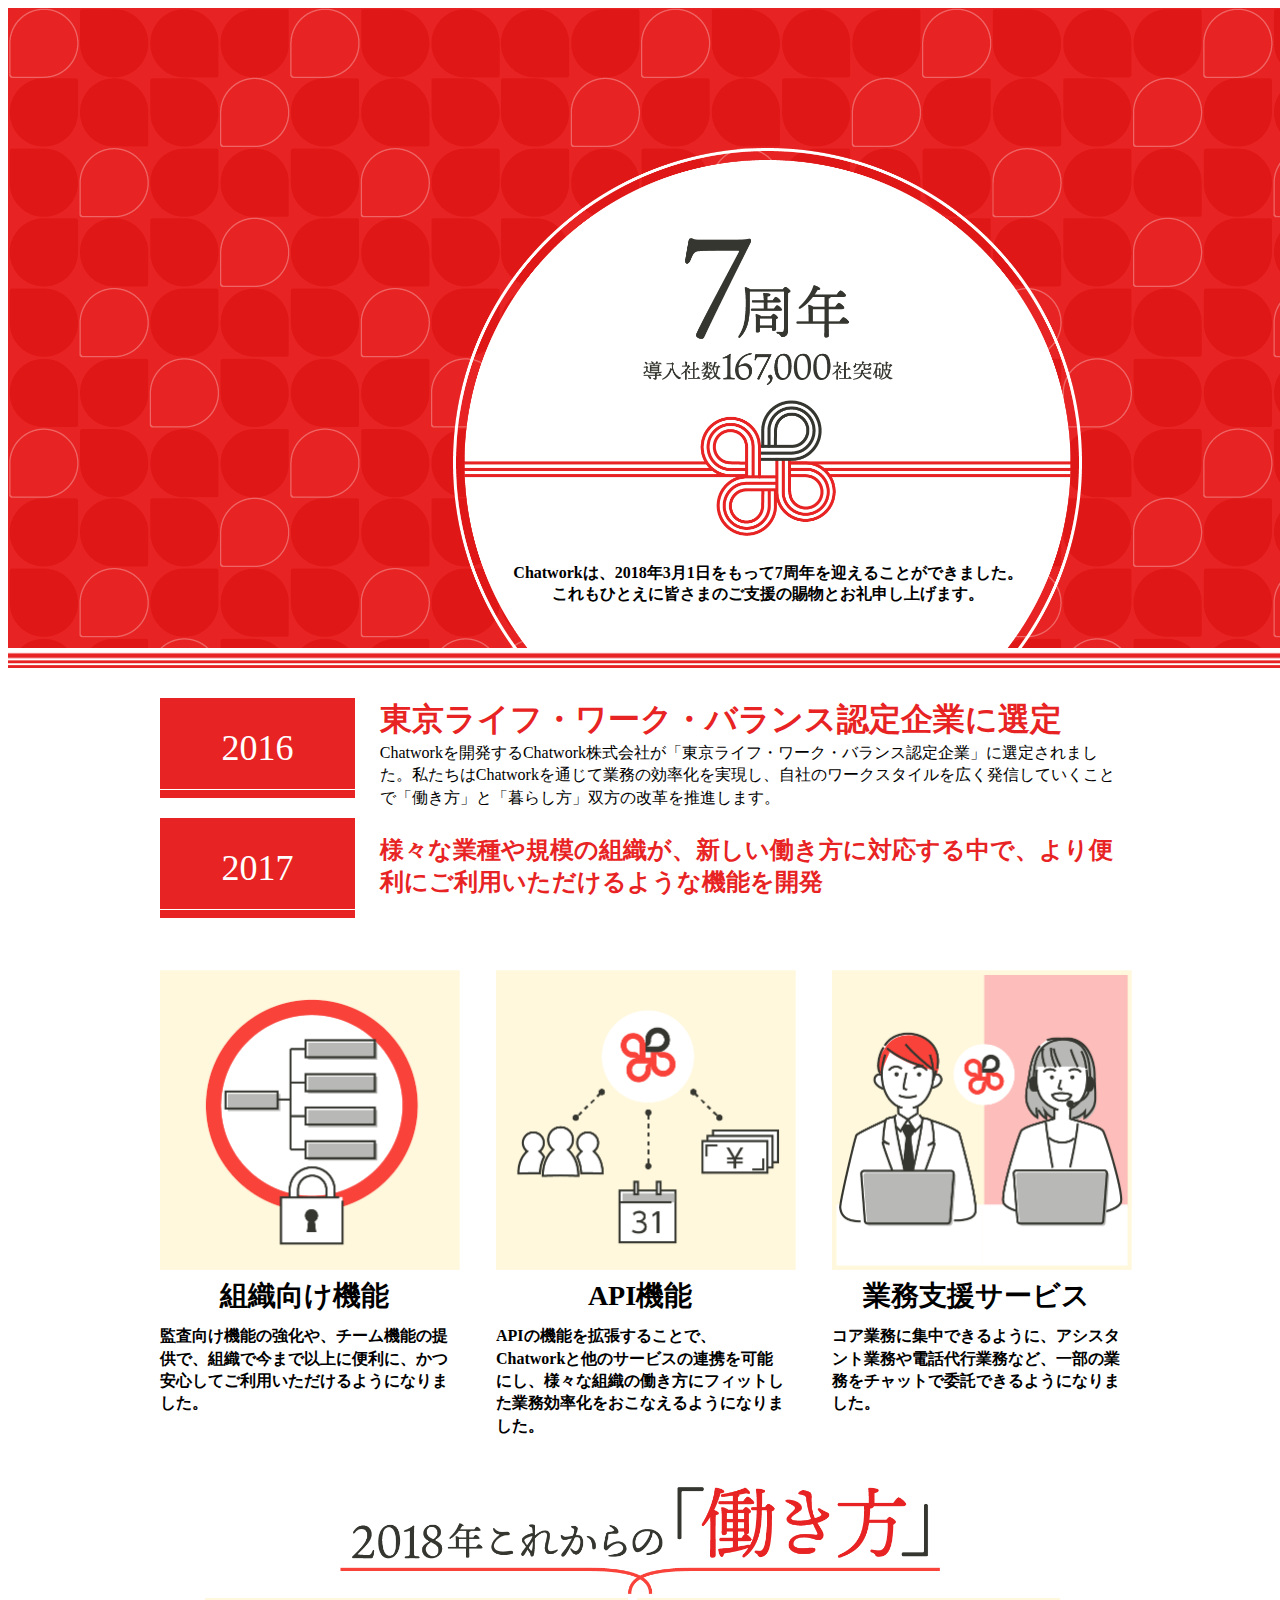
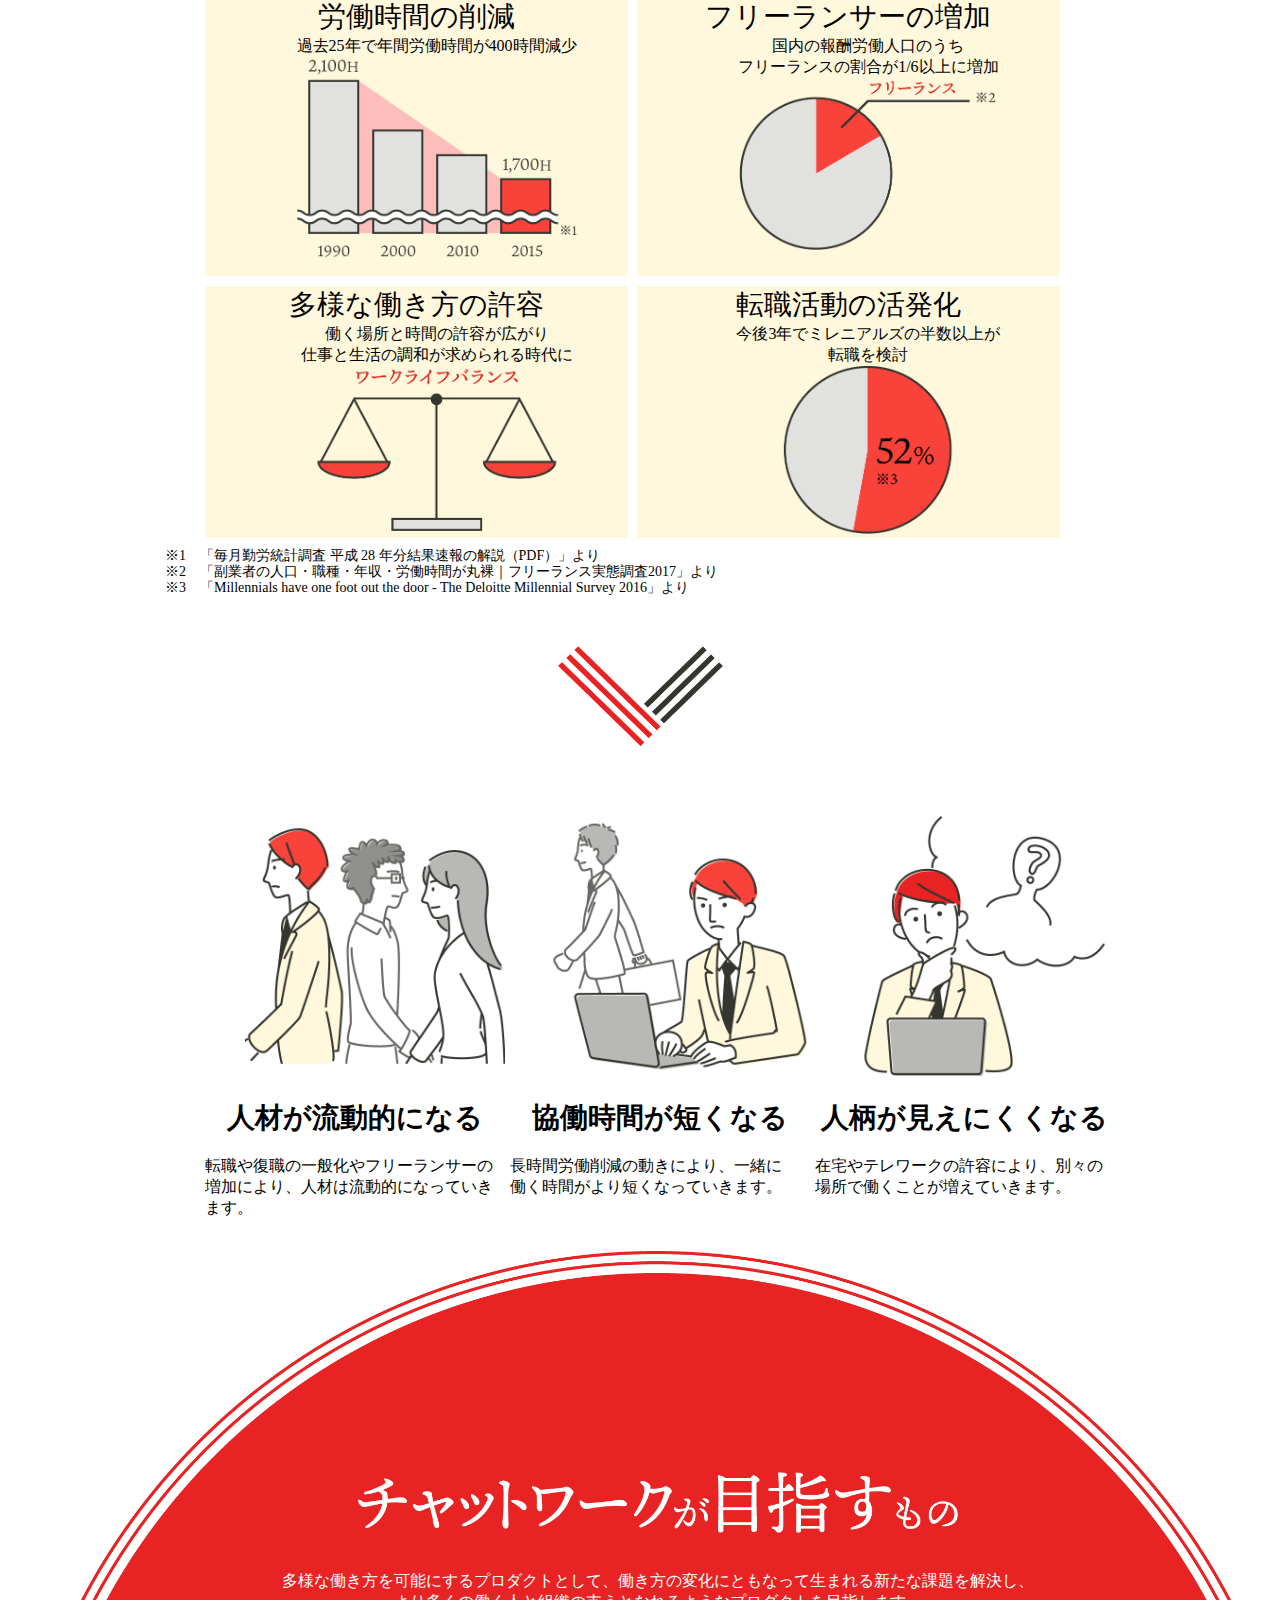
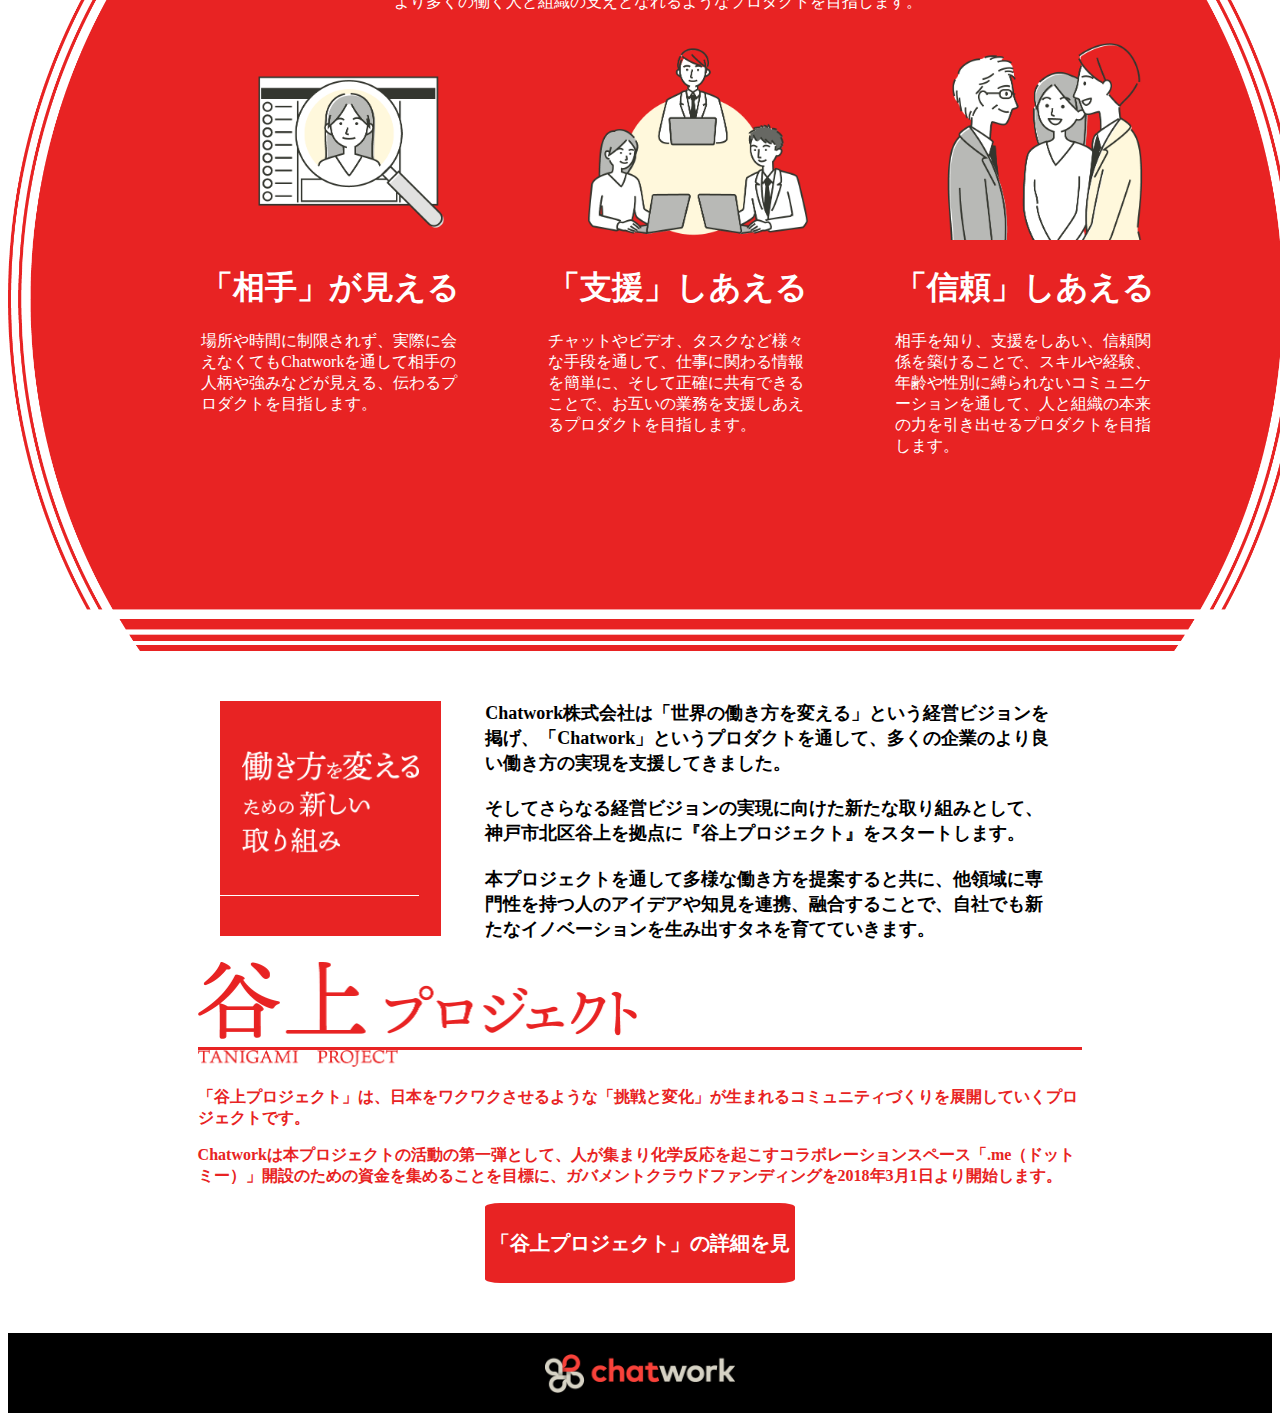
<file: index.html>
<!DOCTYPE html>
<html lang="ja">
  <head>
    <meta charset="utf-8">
    <meta name="description" content="">
    <link rel="icon" href="">
    <link rel="stylesheet" href="css/styles.css">
    <title >【7周年】Chatworkは7周年を迎えました</title>
  </head>

  <body>
<!-- header -->
    <header>
      <div class="circle">
        
        <a href="https://lp.chatwork.com/7chatwork/" target="_blank">
          <h1><img class="title" src="Chatwork/title/img_hero_text.png"></h1>
        </a>
        
        <p>Chatworkは、2018年3月1日をもって7周年を迎えることができました。<br>
          これもひとえに皆さまのご支援の賜物とお礼申し上げます。</p>
      </div>


    </header>
<!-- main -->
    <main>

<!-- 2016 -->
<div class="life" >
      
      <div class="a">2016</div>

      <section class="aa">
        
        <h1>東京ライフ・ワーク・バランス認定企業に選定</h1>
        <div>Chatworkを開発するChatwork株式会社が「東京ライフ・ワーク・バランス認定企業」に選定されました。私たちはChatworkを通じて業務の効率化を実現し、自社のワークスタイルを広く発信していくことで「働き方」と「暮らし方」双方の改革を推進します。</div>
      
      </section>
      
</div>  
       

<!-- 2017 -->
<div class="life">
 
  <div class="b">2017</div>
 
  <h1 class="bb">様々な業種や規模の組織が、新しい働き方に対応する中で、より便利にご利用いただけるような機能を開発</h1>

</div>


<!-- ３つの特徴 -->


  <ul class="servius">
    <li>
      <dl>
        <dt>
          <img src="Chatwork/servius/img_2017_security.png" alt="">
          <span>組織向け機能</span>
        </dt>

        <dd>
          監査向け機能の強化や、チーム機能の提供で、組織で今まで以上に便利に、かつ安心してご利用いただけるようになりました。
        </dd>
      </dl>
    </li>


    <li>
     <dl>
        <dt>
          <img src="Chatwork/servius/img_2017_api.png" alt="">
          <span>API機能</span>
        </dt>

        <dd>
          APIの機能を拡張することで、Chatworkと他のサービスの連携を可能にし、様々な組織の働き方にフィットした業務効率化をおこなえるようになりました。
        </dd>
      </dl>
    </li>


    <li>
       <dl>
        <dt>
          <img src="Chatwork/servius/img_2017_support.png" alt="">
          <span>業務支援サービス</span>
        </dt>

        <dd>
          コア業務に集中できるように、アシスタント業務や電話代行業務など、一部の業務をチャットで委託できるようになりました。
        </dd>
      </dl>
    </li>
  </ul>
  <!-- <section>
    <img src="Chatwork/servius/img_2017_security.png" alt="">
    <h1>組織向け機能</h1>
    <p>監査向け機能の強化や、チーム機能の提供で、組織で今まで以上に便利に、かつ安心してご利用いただけるようになりました。</p>
  </section>

  <section>
    <img src="Chatwork/servius/img_2017_api.png" alt="">
    <h1>API機能</h1>
    <p>APIの機能を拡張することで、Chatworkと他のサービスの連携を可能にし、様々な組織の働き方にフィットした業務効率化をおこなえるようになりました。</p>
  </section>
  
  <section>
    <img src="Chatwork/servius/img_2017_support.png" alt="">
    <h1>業務支援サービス</h1>
    <p>コア業務に集中できるように、アシスタント業務や電話代行業務など、一部の業務をチャットで委託できるようになりました。</p> -->
  <!-- </section> -->

  <!-- コメントにしたやり方よりも、ulを使ったほうが、要素がinlineになって、text-alignが適用しやすい。（h1などのblock要素を、display: inline-block;にしてから、text-align: center;としても大体が反映されない。） -->






</main>
<!-- これからの働き方 -->

<div class="future">

<span class="future-woker">
  <img src="Chatwork/feature/img_title_2018.png" alt="">
</span>

<ul class="future-wrap">
<li class="future-time">
  <dl>
    
    <dt>労働時間の削減</dt>
    
    <dd>
      <span>
          過去25年で年間労働時間が400時間減少
      </span>
      
      <div class="future-img">
        <img src="Chatwork/feature/img_2018_time.png" alt="">
      </div>
    </dd>

  </dl>
</li>



<li class="future-time">
  <dl>
    
    <dt>フリーランサーの増加</dt>
    
    <dd>
      <span>
        国内の報酬労働人口のうち<br>
        フリーランスの割合が1/6以上に増加
      </span>
      
      <div class="future-img">
        <img src="Chatwork/feature/img_2018_freelance.png" alt="">
      </div>
    </dd>

  </dl>
</li>



<li class="future-time">
  <dl>
    
    <dt>多様な働き方の許容</dt>
    
    <dd>
      <span>
        働く場所と時間の許容が広がり<br>
        仕事と生活の調和が求められる時代に
      </span>
      
      <div class="future-img">
        <img src="Chatwork/feature/img_2018_worklife.png" alt="">
      </div>
    </dd>

  </dl>
</li>



<li class="future-time">
  <dl>
    
    <dt>転職活動の活発化</dt>
    
    <dd>
      <span>
        今後3年でミレニアルズの半数以上が<br>
        転職を検討
      </span>
      
      <div class="future-img">
        <img src="Chatwork/feature/img_2018_change.png" alt="">
      </div>
    </dd>

  </dl>
</li>

</ul>

<section class="future-att">
  <p>※1　「毎月勤労統計調査 平成 28 年分結果速報の解説（PDF）」より</p>
  <p>※2　「副業者の人口・職種・年収・労働時間が丸裸｜フリーランス実態調査2017」より</p>
  <p>※3　「Millennials have one foot out the door - The Deloitte Millennial Survey 2016」より</p>
</section>

<dev class="future-arrow">
  <img src="Chatwork/feature/img_2018_arrow.png">
</dev>

<ul class="future-prob">
  <li class="future-prob-f">
    <dd>
      <img src="Chatwork/feature/img_2018_demerit_fluid.png">
    
      <dt>
        <h1>人材が流動的になる</h1>
        <p>
          転職や復職の一般化やフリーランサーの<br>
          増加により、人材は流動的になっていきます。
        </p>
      </dt>
    </dd>

    <li class="future-prob-f">
      <dd>
        <img src="Chatwork/feature/img_2018_demerit_short.png">
      
        <dt>
          <h1>協働時間が短くなる</h1>
          <p>
            長時間労働削減の動きにより、一緒に<br>
            働く時間がより短くなっていきます。
          </p>
        </dt>
      </dd>

      <li class="future-prob-f">
        <dd>
          <img src="Chatwork/feature/img_2018_demerit_personality.png">
        
          <dt>
            <h1>人柄が見えにくくなる</h1>
            <p>
              在宅やテレワークの許容により、別々の<br>
              場所で働くことが増えていきます。
            </p>
          </dt>
        </dd>


  </li>


</ul>

</div>

<!-- 目指すもの -->

<div class="aimto">

  <h1><img src="Chatwork/aimto/img_title_aim.png"></h1>
  <p>多様な働き方を可能にするプロダクトとして、働き方の変化にともなって生まれる新たな課題を解決し、<br>
    より多くの働く人と組織の支えとなれるようなプロダクトを目指します。</p>

    <ul class="aimto-list">
      <li class="aimto-list-img">
        
        <dd>
          <img src="Chatwork/aimto/img_aim_look.png">
        </dd>

        <dt>
          <h1>「相手」が見える</h1>
          <p>
            場所や時間に制限されず、実際に会えなくてもChatworkを通して相手の人柄や強みなどが見える、伝わるプロダクトを目指します。
          </p>
        </dt>

      </li>

      <li class="aimto-list-img">
        
        <dd>
          <img src="Chatwork/aimto/img_aim_eachother.png">
        </dd>

        <dt>
          <h1>「支援」しあえる</h1>
          <p>
            チャットやビデオ、タスクなど様々な手段を通して、仕事に関わる情報を簡単に、そして正確に共有できることで、お互いの業務を支援しあえるプロダクトを目指します。
          </p>
        </dt>

      </li>

      <li class="aimto-list-img">
        
        <dd>
          <img src="Chatwork/aimto/img_aim_believe.png">
        </dd>

        <dt>
          <h1>「信頼」しあえる</h1>
          <p>
            相手を知り、支援をしあい、信頼関係を築けることで、スキルや経験、年齢や性別に縛られないコミュニケーションを通して、人と組織の本来の力を引き出せるプロダクトを目指します。
          </p>
        </dt>

      </li>

    </ul>

</div>

<!-- 新しい取り組み -->

<section class="new-project">
  
  <div class="new-project-img">
    <img  src="Chatwork/aimto/img_title_aim_new.png">
  </div>


  <div class="new-project-text">
      <p>
        Chatwork株式会社は「世界の働き方を変える」という経営ビジョンを掲げ、「Chatwork」というプロダクトを通して、多くの企業のより良い働き方の実現を支援してきました。
      </p>

      <p>
        そしてさらなる経営ビジョンの実現に向けた新たな取り組みとして、神戸市北区谷上を拠点に『谷上プロジェクト』をスタートします。
      </p>

      <p>
        本プロジェクトを通して多様な働き方を提案すると共に、他領域に専門性を持つ人のアイデアや知見を連携、融合することで、自社でも新たなイノベーションを生み出すタネを育てていきます。
      </p>
    </div>
      
      <!-- 谷上プロジェクト -->
      
    </section>
    
    <section class="tanigami">
      
      <h1>
        <img src="Chatwork/img_title_tanigami.png">
      </h1>
      <span>
        <img src="Chatwork/img_title_tanigami_mini.png">
      </span>

      <p>
        「谷上プロジェクト」は、日本をワクワクさせるような「挑戦と変化」​が生まれるコミュニティづくりを展開していくプロジェクトです。
      </p>

      <p>
        Chatworkは本プロジェクトの活動の第一弾として、人が集まり化学反応を起こすコラボレーションスペース「.me（ドットミー）」開設のための資金を集めることを目標に、ガバメントクラウドファンディングを2018年3月1日より開始します。
      </p>

      <section class="tanigami-detail">

        <a  href="https://readyfor.jp/projects/tanigami">「谷上プロジェクト」の詳細を見る</a>
      
      </section>
      

    </section>
    


<!-- footer -->
    <footer>
<img src="Chatwork/img_logo_footer.png" alt="">
    </footer>

  </body>


</html>
</file>
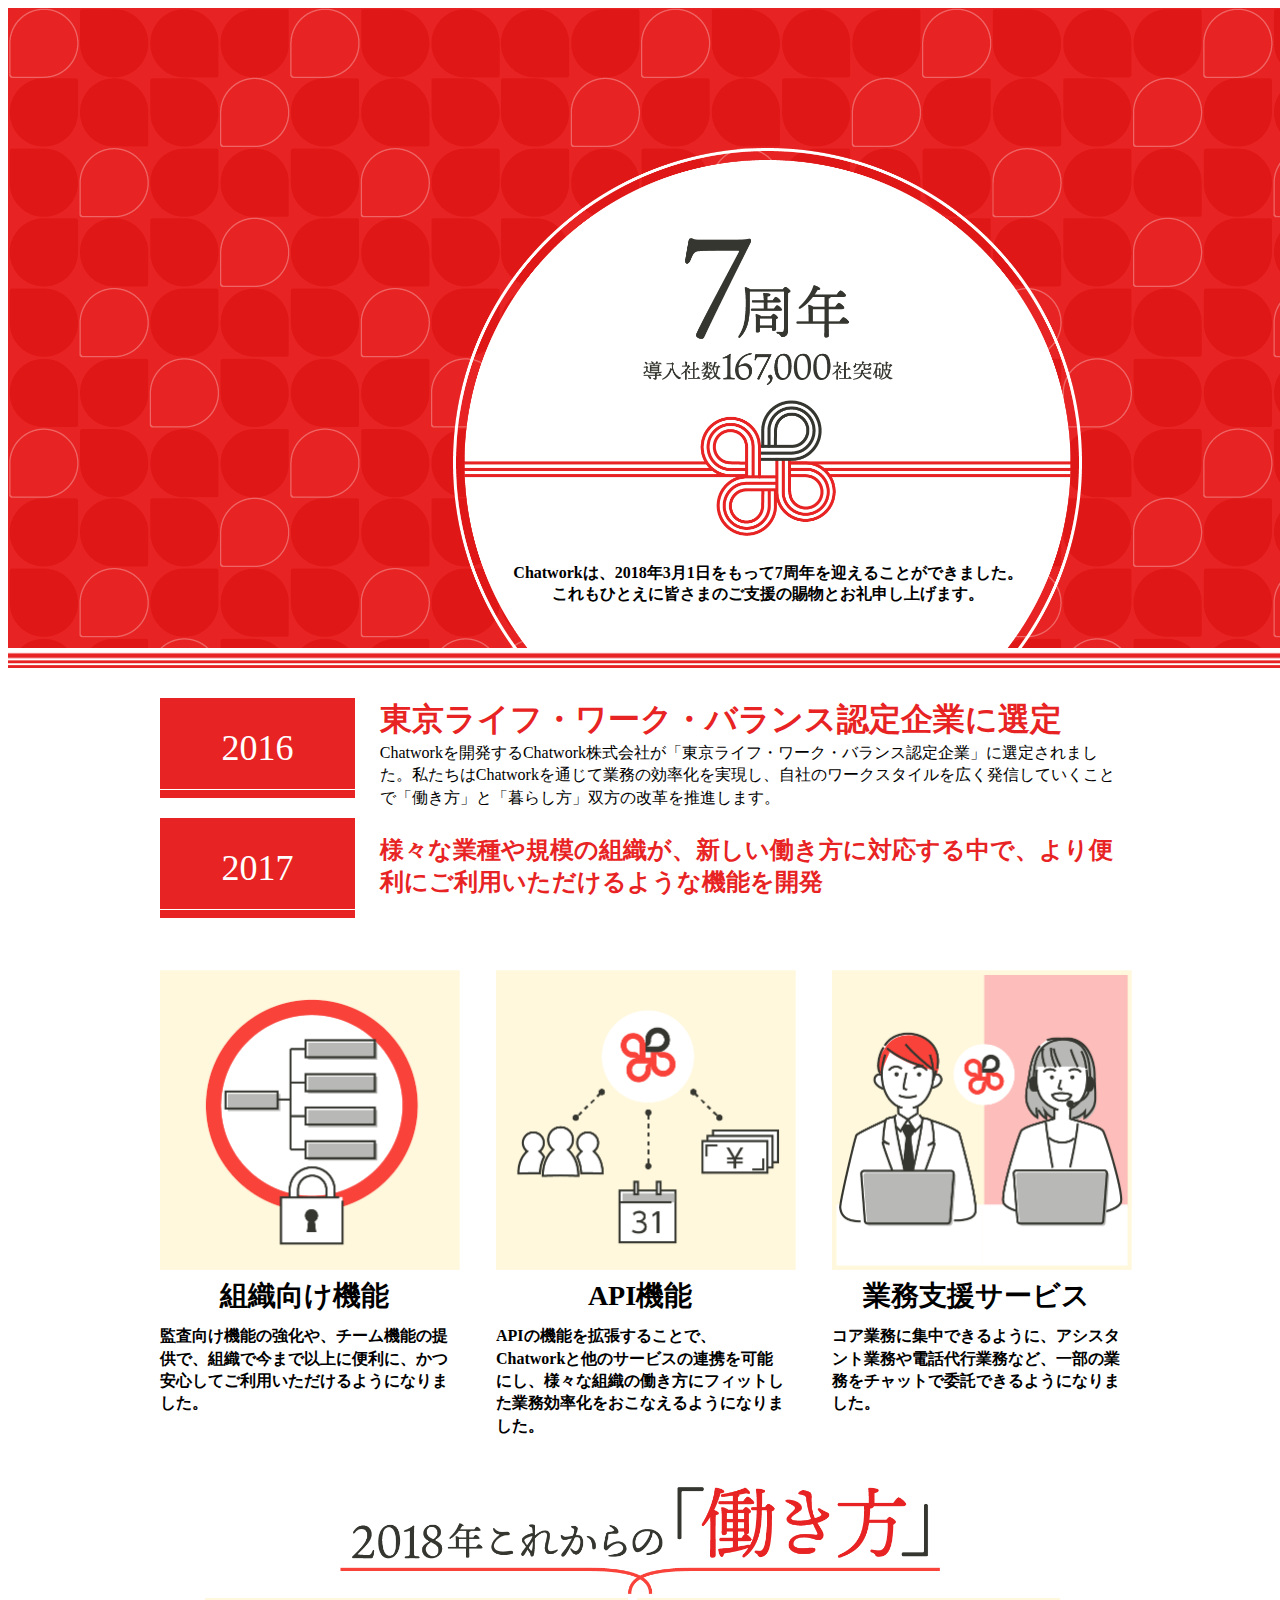
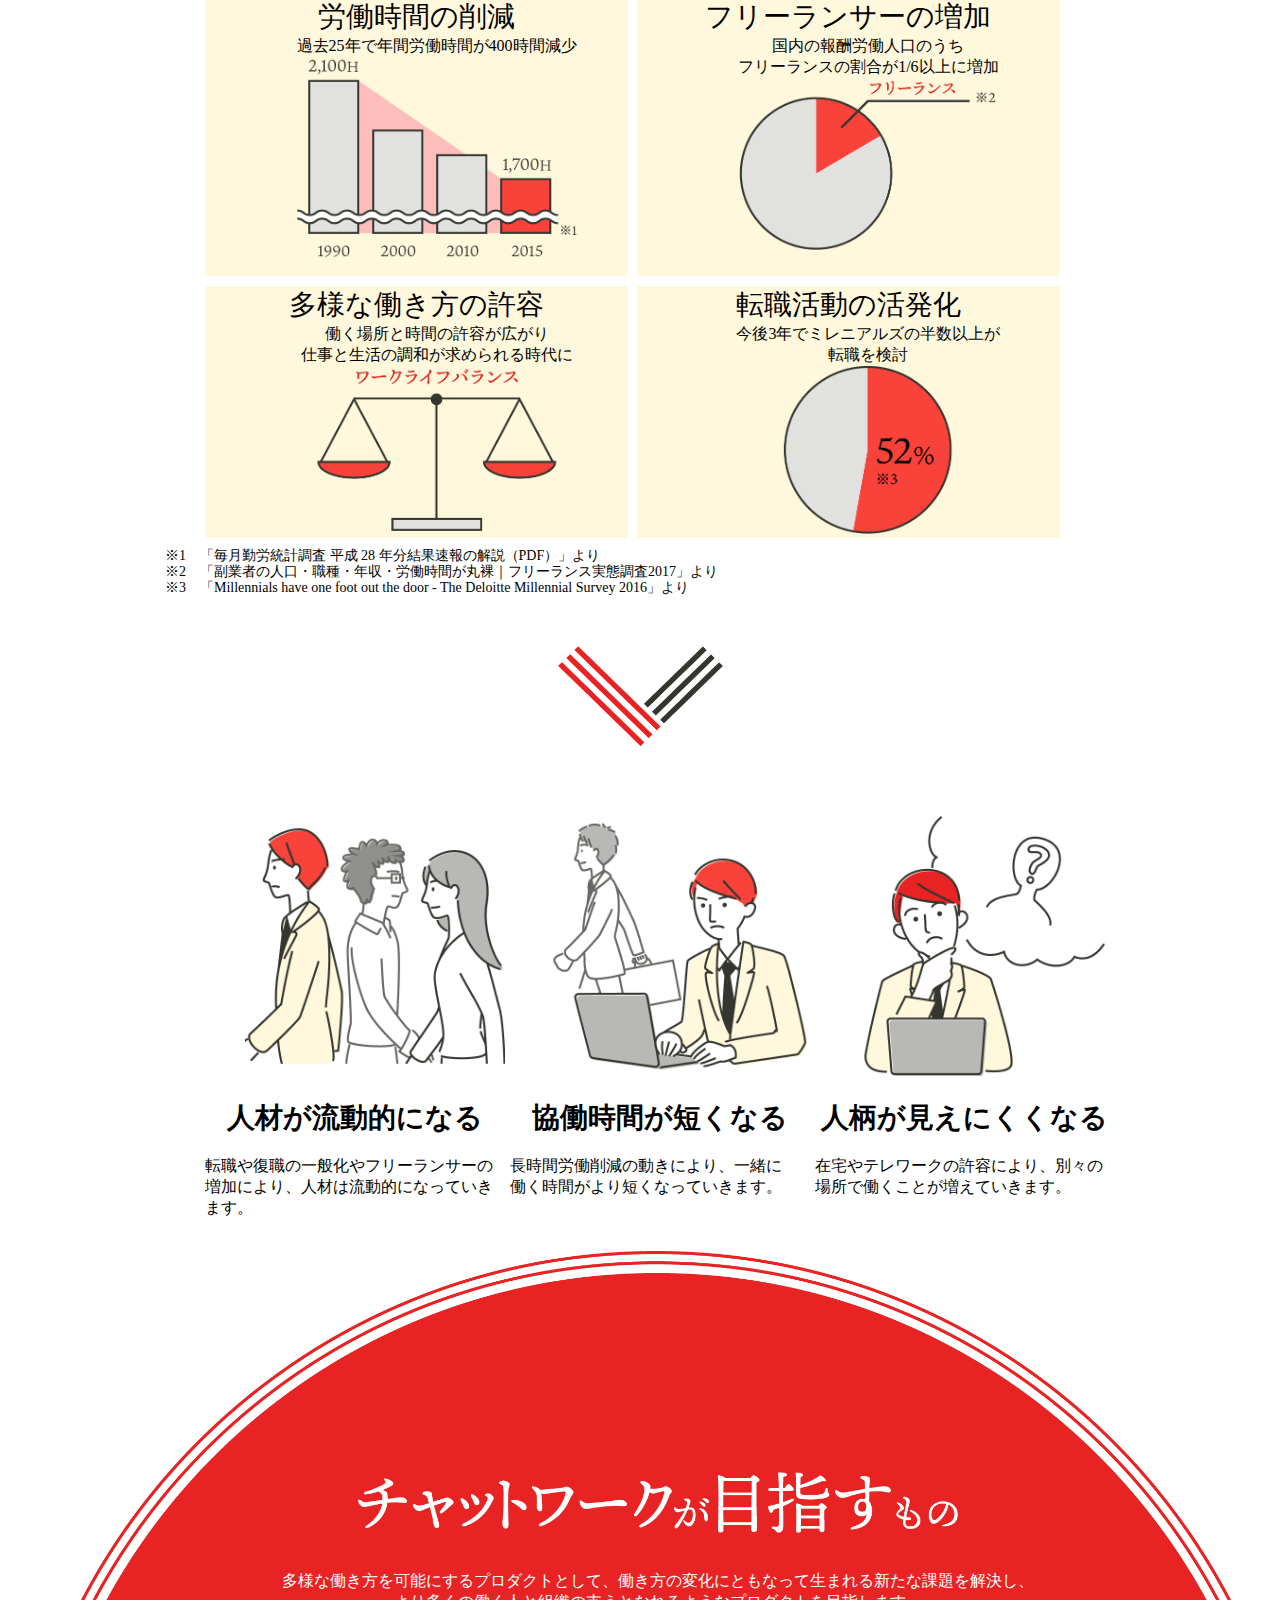
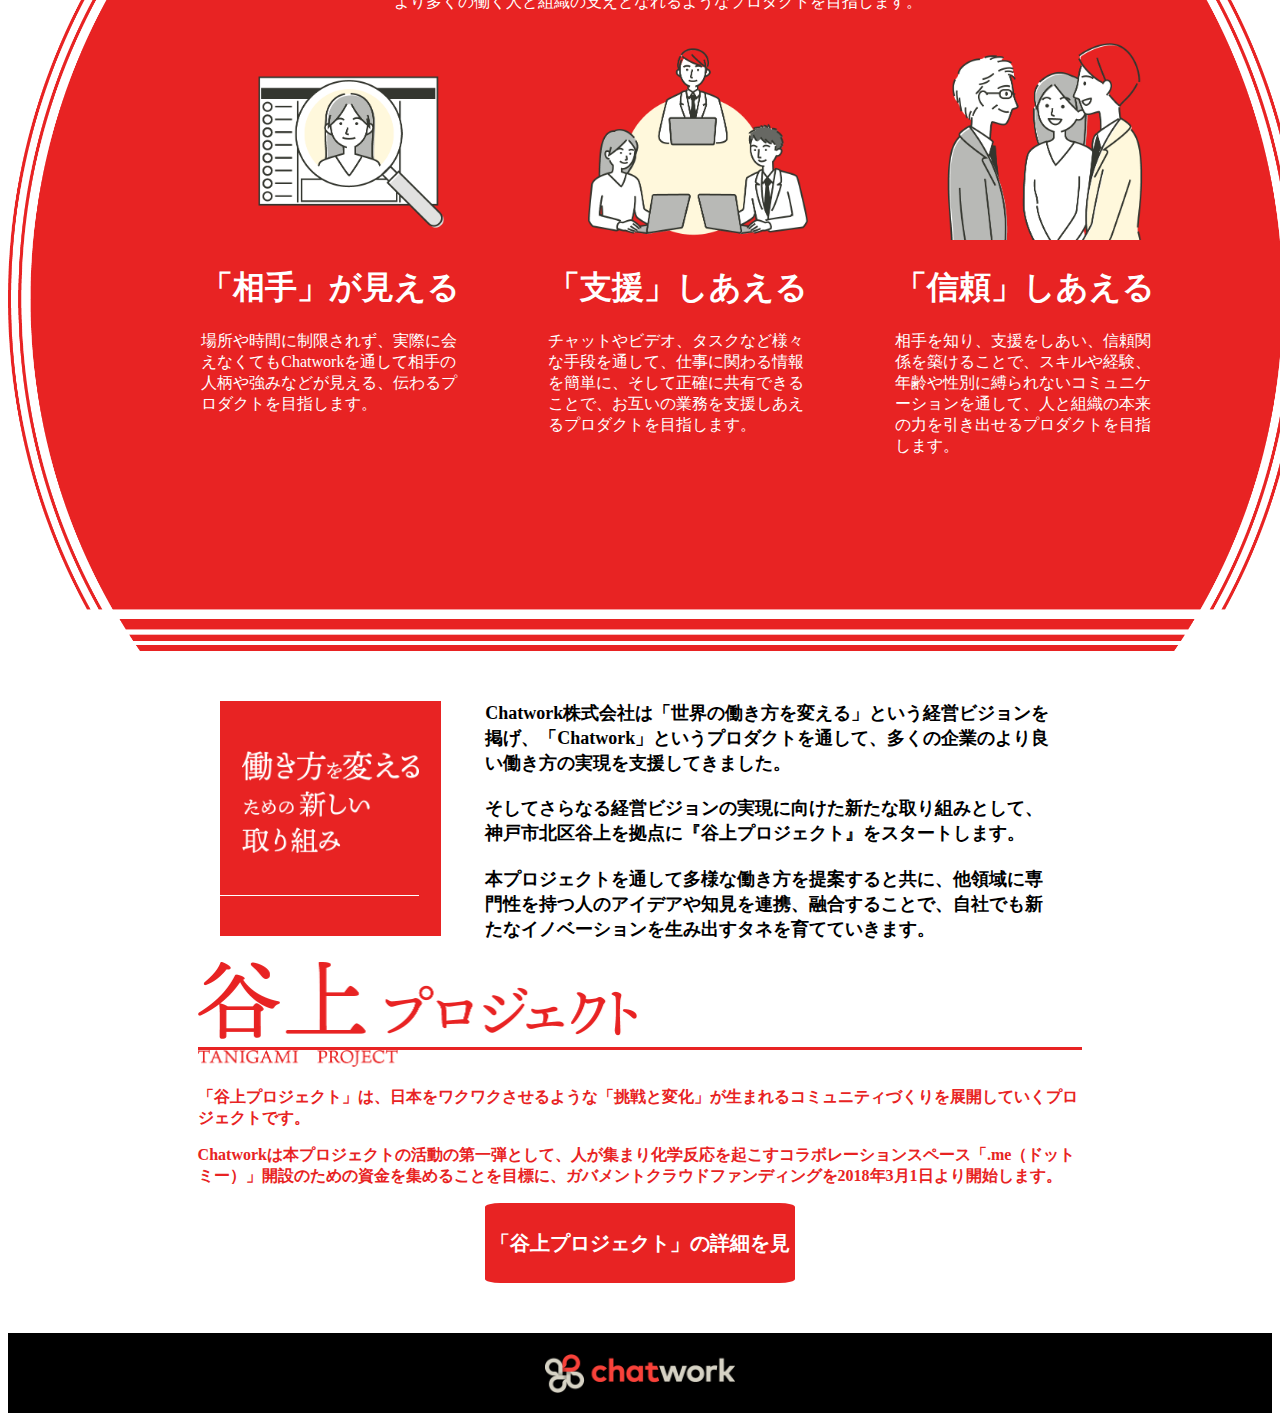
<file: chatwork.html>
<!DOCTYPE html>
<html lang="ja">
  <head>
    <meta charset="utf-8">
    <meta name="description" content="">
    <link rel="icon" href="">
    <link rel="stylesheet" href="css/styles.css">
    <title >【7周年】Chatworkは7周年を迎えました</title>
  </head>

  <body>
<!-- header -->
    <header>
      <div class="circle">
        
        <a href="https://lp.chatwork.com/7chatwork/" target="_blank">
          <h1><img class="title" src="Chatwork/title/img_hero_text.png"></h1>
        </a>
        
        <p>Chatworkは、2018年3月1日をもって7周年を迎えることができました。<br>
          これもひとえに皆さまのご支援の賜物とお礼申し上げます。</p>
      </div>


    </header>
<!-- main -->
    <main>

<!-- 2016 -->
<div class="life" >
      
      <div class="a">2016</div>

      <section class="aa">
        
        <h1>東京ライフ・ワーク・バランス認定企業に選定</h1>
        <div>Chatworkを開発するChatwork株式会社が「東京ライフ・ワーク・バランス認定企業」に選定されました。私たちはChatworkを通じて業務の効率化を実現し、自社のワークスタイルを広く発信していくことで「働き方」と「暮らし方」双方の改革を推進します。</div>
      
      </section>
      
</div>  
       

<!-- 2017 -->
<div class="life">
 
  <div class="b">2017</div>
 
  <h1 class="bb">様々な業種や規模の組織が、新しい働き方に対応する中で、より便利にご利用いただけるような機能を開発</h1>

</div>


<!-- ３つの特徴 -->


  <ul class="servius">
    <li>
      <dl>
        <dt>
          <img src="Chatwork/servius/img_2017_security.png" alt="">
          <span>組織向け機能</span>
        </dt>

        <dd>
          監査向け機能の強化や、チーム機能の提供で、組織で今まで以上に便利に、かつ安心してご利用いただけるようになりました。
        </dd>
      </dl>
    </li>


    <li>
     <dl>
        <dt>
          <img src="Chatwork/servius/img_2017_api.png" alt="">
          <span>API機能</span>
        </dt>

        <dd>
          APIの機能を拡張することで、Chatworkと他のサービスの連携を可能にし、様々な組織の働き方にフィットした業務効率化をおこなえるようになりました。
        </dd>
      </dl>
    </li>


    <li>
       <dl>
        <dt>
          <img src="Chatwork/servius/img_2017_support.png" alt="">
          <span>業務支援サービス</span>
        </dt>

        <dd>
          コア業務に集中できるように、アシスタント業務や電話代行業務など、一部の業務をチャットで委託できるようになりました。
        </dd>
      </dl>
    </li>
  </ul>
  <!-- <section>
    <img src="Chatwork/servius/img_2017_security.png" alt="">
    <h1>組織向け機能</h1>
    <p>監査向け機能の強化や、チーム機能の提供で、組織で今まで以上に便利に、かつ安心してご利用いただけるようになりました。</p>
  </section>

  <section>
    <img src="Chatwork/servius/img_2017_api.png" alt="">
    <h1>API機能</h1>
    <p>APIの機能を拡張することで、Chatworkと他のサービスの連携を可能にし、様々な組織の働き方にフィットした業務効率化をおこなえるようになりました。</p>
  </section>
  
  <section>
    <img src="Chatwork/servius/img_2017_support.png" alt="">
    <h1>業務支援サービス</h1>
    <p>コア業務に集中できるように、アシスタント業務や電話代行業務など、一部の業務をチャットで委託できるようになりました。</p> -->
  <!-- </section> -->

  <!-- コメントにしたやり方よりも、ulを使ったほうが、要素がinlineになって、text-alignが適用しやすい。（h1などのblock要素を、display: inline-block;にしてから、text-align: center;としても大体が反映されない。） -->






</main>
<!-- これからの働き方 -->

<div class="future">

<span class="future-woker">
  <img src="Chatwork/feature/img_title_2018.png" alt="">
</span>

<ul class="future-wrap">
<li class="future-time">
  <dl>
    
    <dt>労働時間の削減</dt>
    
    <dd>
      <span>
          過去25年で年間労働時間が400時間減少
      </span>
      
      <div class="future-img">
        <img src="Chatwork/feature/img_2018_time.png" alt="">
      </div>
    </dd>

  </dl>
</li>



<li class="future-time">
  <dl>
    
    <dt>フリーランサーの増加</dt>
    
    <dd>
      <span>
        国内の報酬労働人口のうち<br>
        フリーランスの割合が1/6以上に増加
      </span>
      
      <div class="future-img">
        <img src="Chatwork/feature/img_2018_freelance.png" alt="">
      </div>
    </dd>

  </dl>
</li>



<li class="future-time">
  <dl>
    
    <dt>多様な働き方の許容</dt>
    
    <dd>
      <span>
        働く場所と時間の許容が広がり<br>
        仕事と生活の調和が求められる時代に
      </span>
      
      <div class="future-img">
        <img src="Chatwork/feature/img_2018_worklife.png" alt="">
      </div>
    </dd>

  </dl>
</li>



<li class="future-time">
  <dl>
    
    <dt>転職活動の活発化</dt>
    
    <dd>
      <span>
        今後3年でミレニアルズの半数以上が<br>
        転職を検討
      </span>
      
      <div class="future-img">
        <img src="Chatwork/feature/img_2018_change.png" alt="">
      </div>
    </dd>

  </dl>
</li>

</ul>

<section class="future-att">
  <p>※1　「毎月勤労統計調査 平成 28 年分結果速報の解説（PDF）」より</p>
  <p>※2　「副業者の人口・職種・年収・労働時間が丸裸｜フリーランス実態調査2017」より</p>
  <p>※3　「Millennials have one foot out the door - The Deloitte Millennial Survey 2016」より</p>
</section>

<dev class="future-arrow">
  <img src="Chatwork/feature/img_2018_arrow.png">
</dev>

<ul class="future-prob">
  <li class="future-prob-f">
    <dd>
      <img src="Chatwork/feature/img_2018_demerit_fluid.png">
    
      <dt>
        <h1>人材が流動的になる</h1>
        <p>
          転職や復職の一般化やフリーランサーの<br>
          増加により、人材は流動的になっていきます。
        </p>
      </dt>
    </dd>

    <li class="future-prob-f">
      <dd>
        <img src="Chatwork/feature/img_2018_demerit_short.png">
      
        <dt>
          <h1>協働時間が短くなる</h1>
          <p>
            長時間労働削減の動きにより、一緒に<br>
            働く時間がより短くなっていきます。
          </p>
        </dt>
      </dd>

      <li class="future-prob-f">
        <dd>
          <img src="Chatwork/feature/img_2018_demerit_personality.png">
        
          <dt>
            <h1>人柄が見えにくくなる</h1>
            <p>
              在宅やテレワークの許容により、別々の<br>
              場所で働くことが増えていきます。
            </p>
          </dt>
        </dd>


  </li>


</ul>

</div>

<!-- 目指すもの -->

<div class="aimto">

  <h1><img src="Chatwork/aimto/img_title_aim.png"></h1>
  <p>多様な働き方を可能にするプロダクトとして、働き方の変化にともなって生まれる新たな課題を解決し、<br>
    より多くの働く人と組織の支えとなれるようなプロダクトを目指します。</p>

    <ul class="aimto-list">
      <li class="aimto-list-img">
        
        <dd>
          <img src="Chatwork/aimto/img_aim_look.png">
        </dd>

        <dt>
          <h1>「相手」が見える</h1>
          <p>
            場所や時間に制限されず、実際に会えなくてもChatworkを通して相手の人柄や強みなどが見える、伝わるプロダクトを目指します。
          </p>
        </dt>

      </li>

      <li class="aimto-list-img">
        
        <dd>
          <img src="Chatwork/aimto/img_aim_eachother.png">
        </dd>

        <dt>
          <h1>「支援」しあえる</h1>
          <p>
            チャットやビデオ、タスクなど様々な手段を通して、仕事に関わる情報を簡単に、そして正確に共有できることで、お互いの業務を支援しあえるプロダクトを目指します。
          </p>
        </dt>

      </li>

      <li class="aimto-list-img">
        
        <dd>
          <img src="Chatwork/aimto/img_aim_believe.png">
        </dd>

        <dt>
          <h1>「信頼」しあえる</h1>
          <p>
            相手を知り、支援をしあい、信頼関係を築けることで、スキルや経験、年齢や性別に縛られないコミュニケーションを通して、人と組織の本来の力を引き出せるプロダクトを目指します。
          </p>
        </dt>

      </li>

    </ul>

</div>

<!-- 新しい取り組み -->

<section class="new-project">
  
  <div class="new-project-img">
    <img  src="Chatwork/aimto/img_title_aim_new.png">
  </div>


  <div class="new-project-text">
      <p>
        Chatwork株式会社は「世界の働き方を変える」という経営ビジョンを掲げ、「Chatwork」というプロダクトを通して、多くの企業のより良い働き方の実現を支援してきました。
      </p>

      <p>
        そしてさらなる経営ビジョンの実現に向けた新たな取り組みとして、神戸市北区谷上を拠点に『谷上プロジェクト』をスタートします。
      </p>

      <p>
        本プロジェクトを通して多様な働き方を提案すると共に、他領域に専門性を持つ人のアイデアや知見を連携、融合することで、自社でも新たなイノベーションを生み出すタネを育てていきます。
      </p>
    </div>
      
      <!-- 谷上プロジェクト -->
      
    </section>
    
    <section class="tanigami">
      
      <h1>
        <img src="Chatwork/img_title_tanigami.png">
      </h1>
      <span>
        <img src="Chatwork/img_title_tanigami_mini.png">
      </span>

      <p>
        「谷上プロジェクト」は、日本をワクワクさせるような「挑戦と変化」​が生まれるコミュニティづくりを展開していくプロジェクトです。
      </p>

      <p>
        Chatworkは本プロジェクトの活動の第一弾として、人が集まり化学反応を起こすコラボレーションスペース「.me（ドットミー）」開設のための資金を集めることを目標に、ガバメントクラウドファンディングを2018年3月1日より開始します。
      </p>

      <section class="tanigami-detail">

        <a  href="https://readyfor.jp/projects/tanigami">「谷上プロジェクト」の詳細を見る</a>
      
      </section>
      

    </section>
    


<!-- footer -->
    <footer>
<img src="Chatwork/img_logo_footer.png" alt="">
    </footer>

  </body>


</html>
</file>
<file: css/styles.css>
body{
    font-family:
      ten-mincho, 游明朝, YuMincho, "ヒラギノ明朝 ProN W3", "Hiragino Mincho ProN", "ＭＳ Ｐ明朝", "ＭＳ 明朝", serif;  
  }
header{
  background-image: url("../Chatwork/title/img_hero_bg.png");
  width: 1520px;
  height: 550px;
  padding-top:90px; 
}
.circle{
  text-align: center;
  background-image: url(../Chatwork/title/img_hero_circle.png);
  
  background-size: contain;
  /* contain:画像を枠（630px×500px)に合わせる */
  background-repeat: no-repeat; 
  width: 630px;
  height: 500px;
  margin-top:50px; 
  margin-left: auto;
  margin-right: auto;
   
 
}
.title{
  padding-top: 90px;
  width: 250px;
}
.circle p{
  margin-top: 170px;
 font-weight: bold;
  
}

header::after{
  content:"";
  display: block;
  /* width: 100%; */
  height: 20px;
 background-image: url(../Chatwork/title/img_aim_circle_sp_bottom.png);
 background-size: contain;
}

/* main */

main{
  width: 960px;
 margin: 50px auto 50px;
}
.life{
  display: flex;
  margin: 20px 0; 
}

.a{
  width: 200px;
  height: 100px;
  background-color: #E82323;
  font-size: 36px;
  text-align: center;
  line-height: 100px;
  color: #fff;
  }

  .a::after{
    content: "";
    position: relative;
    bottom: 9px;
    display: block;
    width: 100%;
    border-top: #fff solid 1px;
  }

  .aa{
    width: 760px; 
    height: 100px; 
    margin-left: 25px;
    font-size: 16px;
  }

  .aa h1{
    margin: 0;
    color: #E82323;
  }

  .aa div{
    line-height: 1.4em;
  }

  .b{
    width: 200px;
    height: 100px;
    background-color: #E82323;
    font-size: 36px;
    text-align: center;
    line-height: 100px;
    color: #fff;
  }
  .b::after{
    content: "";
    position: relative;
    bottom: 9px;
    display: block;
    width: 100%;
    border-top: #fff solid 1px;
  }

  .bb{
    width: 760px; 
    height: 100px; 
    margin-left: 25px;
    font-size: 24px;
    color: #E82323;
  }

  .servius{
    display: flex;
    justify-content: space-between;
    padding: 0;
    list-style-type: none;
  }

  .servius li{
    width: 30%;
    font-weight: bold;
  }

  .servius img{
    width: 300px;
  }

  .servius dt{
    text-align: center;
    margin-bottom: 10px;
    font-size: 28px;
  }

  .servius dd{
    margin: 0;
    line-height: 1.4em;
  }



  /* .servius section{
    width: 300px;
    font-family: ten-mincho, 游明朝, YuMincho, "ヒラギノ明朝 ProN W3", "Hiragino Mincho ProN", "ＭＳ Ｐ明朝", "ＭＳ 明朝", serif;
  }

.servius h1{
  display: inline-block;
   text-align: center;
  } */ 

  /* 2018年これからの働き方というタイトル */
.future-woker img{
  width: 600px;
  }

/* 四つの画像のところ */
.future{
  width: 950px;
  margin-left: auto ;
  margin-right: auto;
  text-align: center;
}
.future-time{
  list-style-type: none;
  width: 49.5%;
  /* height: 370px; */
  background-color: #FFF8DC;
  margin-bottom: 10px; 
} 

.future-img img{
  /* object-fit: contain; */
  width: 280px;
}

.future-time dl{
   text-align: center;
 }

 .future-time dt{
   font-size: 28px;
 }

 .future-wrap{
   display: flex;
   flex-wrap: wrap;
   justify-content: space-between;
   align-content: space-between;
   margin: 0;
   width: 90%;
 }
 .future-att{
   text-align: start;
   font-size: 14px;
   }
.future-att p{
  line-height: 1em;
  margin:0 ;
  padding: 0;
  display: inline-block;
}

.future-arrow img{
  width: 165px;
  height: 100px;
  margin: 50px;
}

.future-prob{
  display: flex;
  justify-content: space-between;
}

.future-prob-f{
  width: 33%;
  list-style-type: none;
}
.future-prob-f img{
  width: 100%;
}
.future-prob-f h1{
  font-size: 28px;
}
.future-prob-f p{
  font-size: 16px;
  text-align: start;
}

/* 目指すもの */
.aimto{
  background-image: url(../Chatwork/aimto/img_aim_circle.png);
  background-size: contain;
  background-repeat: no-repeat;
  margin-left: auto;
  margin-right: auto;
  width: 1300px;
  height: 800px;
  text-align: center;
  padding-top: 200px;
  color: white;
}
.aimto-list{
  display: flex;
  justify-content: space-around;
  font-size: 1em;
  list-style-type: none;
  text-align: start;
  width: 80%;
  margin-left: auto;
  margin-right: auto;


}
.aimto h1 img{
  width: 600px;
}
.aimto p{
  margin: 30px 80px;
  font-size: 16px;
}

.aimto-list p{
  margin: 0;
}
.aimto-list-img{
  width: 25%;
}
.aimto-list-img img{
 width: 100%;

}

.new-project{
  display: flex;
  width: 70%;
  justify-content: space-around;
  margin-left: auto;
  margin-right: auto;
  margin-top: 50px;
}
.new-project-img{
  height: 235px;
  background-color: #E82323;
  line-height: 235px;
  color: #fff;
  text-align: center;
  width: 25%;
  }

  .new-project-img img{
width: 80%;
margin-top: 50px;
  }

  .new-project-img::after{
    content: "";
    position: relative;
    bottom: 70px;
    display: block;
    width: 90%;
    border-top: #fff solid 1px;
  }

  .new-project-text{
    width: 65%;
    font-weight: bold;
    font-size: 18px;
    line-height: 1.4em;
  }
  .new-project-text p{
    margin: 0;
    margin-bottom: 20px;
  }

  .tanigami{
    margin-left: auto;
    margin-right: auto; 
    width: 70%;
  }
  .tanigami h1{
    border-bottom: #E82323 solid 3px;
    margin: 0;
  }
  .tanigami h1 img{
    width: 439px;
  }

  .tanigami span{
    margin: 0;
  }
  .tanigami span img{
    width: 200px;
  }
  .tanigami p{
    color: #E82323;
    font-weight: bold;
  }

  .tanigami-detail {
    margin-left: auto;
    margin-right: auto;
    width: 35%;
    height: 80px;
    background-color: #E82323;
    text-align: center;
    border-radius: 5%;
  }
  .tanigami-detail a {
    font-size: 20px;
    font-weight: bold;
    line-height: 80px;
    color: white;
    text-decoration: none;
    display: inline-block;
    width: 100%;
    height: 100%;
    
  }

  footer{
    background-color: black;
    height: 80px;
    text-align: center;
    margin-top: 50px;

    display: flex;
    align-items: center;
   
  }
  footer img{
    margin-left: auto;
    margin-right: auto;
    width: 15%;

    
  }
</file>
